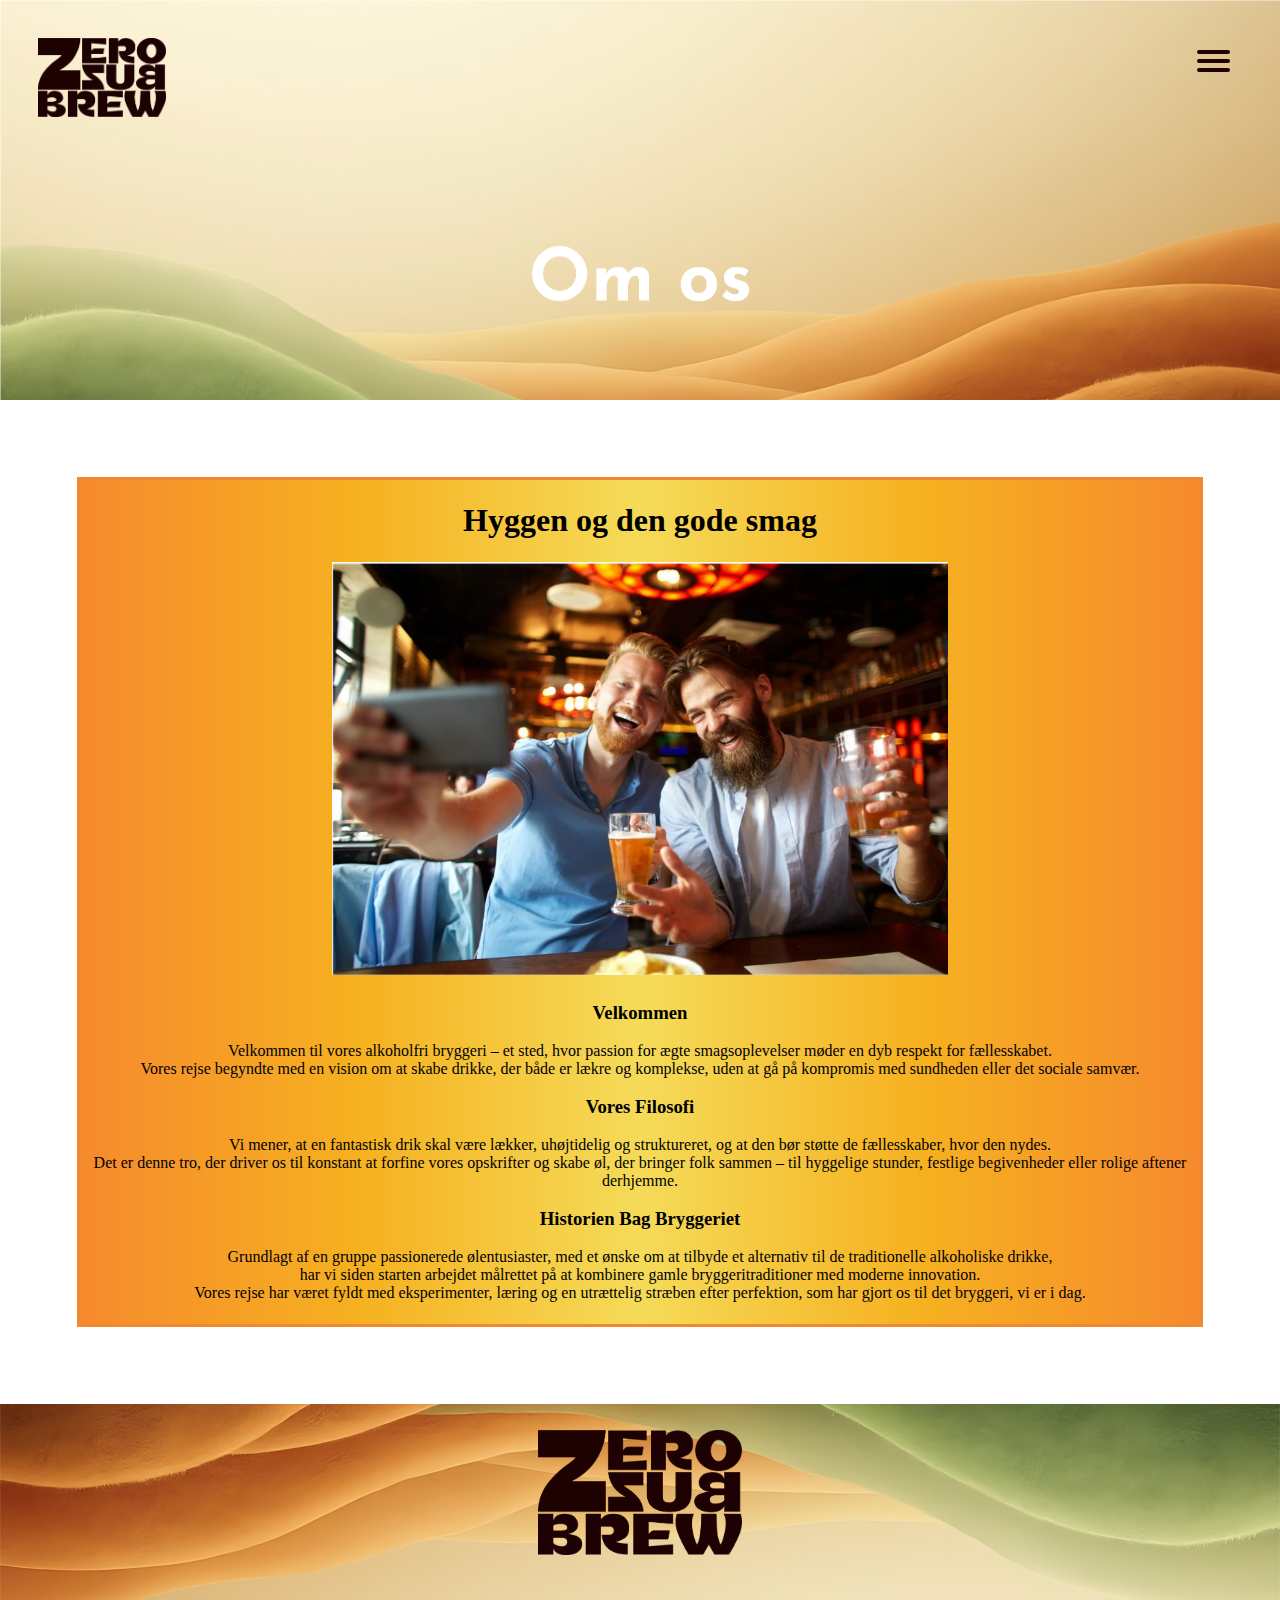
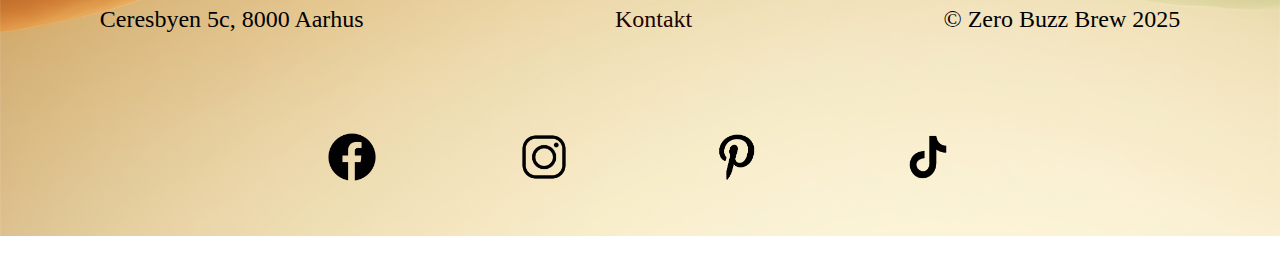
<file: Undersider/omos.html>
<!DOCTYPE html>
<html lang="en">
<head>
    <meta charset="UTF-8">
    <meta name="viewport" content="width=device-width, initial-scale=1.0">
    <title>Zero Buzz Brew | Om os</title>

    <link rel="icon" type="image/x-icon" href="img/zbb-logo.webp">
    <link rel="stylesheet" href="../css/css.css">
    <link rel="stylesheet" href="../css/omos.css">

</head>

<body>
    <header>
        <article id="logoboks">
            <a href="../index.html"> <img src="../img/zbb-logo.webp" alt="logo" id="logo"></a>
        </article>
        
        <nav role="navigation">
            <div id="menuToggle">
                <!--gemt checkbox-->
                <input type="checkbox" id="menuCheckbox" />
                  
                <!-- cosplaying hamburgermenu-->
                <span></span>
                <span></span>
                <span></span>
                  
                <ul id="menu">
                    <li>
                        <a href="./shop.html">Shop</a>
                    </li>
                    <li>
                        <a href="./dinøl.html">Find din øl</a>
                    </li>
                    <li>
                        <a href="./omos.html">Om os</a>
                    </li>
                    <li>
                        <a href="./øl.html">Øl</a>
                    </li>
                    <li>
                        <a href="./profil.html">Profil</a>
                    </li>
                </ul>
            </div>
        </nav>


    </header>  

    <main>
        <h1>Hyggen og den gode smag</h1>

        <img src="../img/selfie.jpg" alt="selfie" id="selfie">

        <p>
            <h3>Velkommen</h3> <br>
            Velkommen til vores alkoholfri bryggeri – et sted, 
            hvor passion for ægte smagsoplevelser møder en dyb respekt for fællesskabet. <br>
            Vores rejse begyndte med en vision om at skabe drikke, der både er lækre og komplekse, 
            uden at gå på kompromis med sundheden eller det sociale samvær. <br>
            <br>

            <h3>Vores Filosofi</h3> <br>
            Vi mener, at en fantastisk drik skal være lækker, 
            uhøjtidelig og struktureret, og at den bør støtte de fællesskaber, hvor den nydes. <br>
            Det er denne tro, der driver os til konstant at forfine vores opskrifter og skabe øl, 
            der bringer folk sammen – til hyggelige stunder, festlige begivenheder eller rolige aftener derhjemme. <br>
            <br>

            <h3>Historien Bag Bryggeriet</h3> <br>
            Grundlagt af en gruppe passionerede ølentusiaster, 
            med et ønske om at tilbyde et alternativ til de traditionelle alkoholiske drikke, <br> 
            har vi siden starten arbejdet målrettet på at kombinere gamle bryggeritraditioner med moderne innovation. <br>
            Vores rejse har været fyldt med eksperimenter, læring og en utrættelig stræben efter perfektion, 
            som har gjort os til det bryggeri, vi er i dag.
        </p>
    </main>

    <footer>
        <a href="../index.html"> <img src="../img/zbb-logo.webp" alt="logo" id="flogo"> </a>

        <div class="info">
            <p>Ceresbyen 5c, 8000 Aarhus</p>
            <p class="email"><a target="_blank" href="mailto:kontakt@zerobuzzbrew.dk">Kontakt</a></p> 
            <p>© Zero Buzz Brew 2025</p>
        </div>
        <div class="some">
            <a target="_blank" href="#"> 
                <img src="../img/facebook.webp" alt="facebook" id="facebook"> 
            </a>
    
            <a target="_blank" href="#"> 
                <img src="../img/instagram.webp" alt="instagram" i="instagram"> 
            </a>

            <a target="_blank" href="#"> 
                <img src="../img/pinterest.webp" alt="pinterest" i="pinterest"> 
            </a>

            <a target="_blank" href="#"> 
                <img src="../img/tiktok.webp" alt="tiktok" class="tiktok"> 
            </a>
        </div>
    </footer>
    
</body>
</html>
</file>
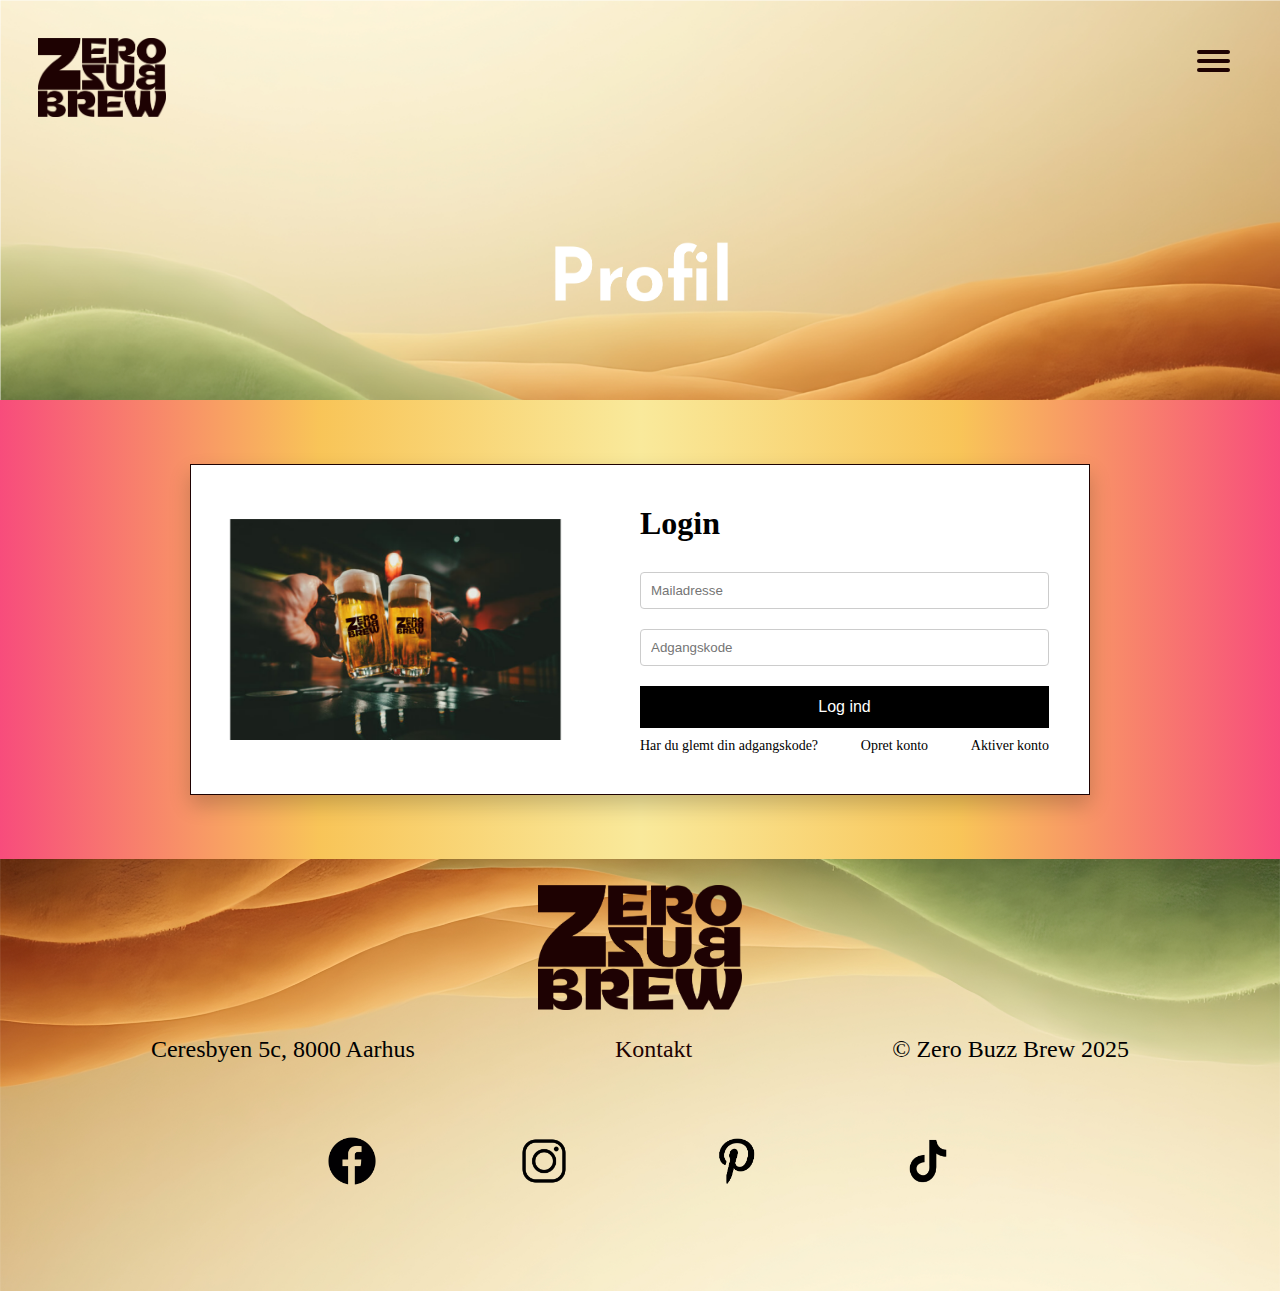
<file: Undersider/profil.html>
<!DOCTYPE html>
<html lang="da">
<head>
    <meta charset="UTF-8">
    <meta name="viewport" content="width=device-width, initial-scale=1.0">
    <title>Zero Buzz Brew | Profil</title>

    <link rel="icon" type="image/x-icon" href="img/zbb-logo.webp">
    <link rel="stylesheet" href="../css/css.css">
    <link rel="stylesheet" href="../css/profil.css">

</head>

<body>
    <header>

    
        <article id="logoboks">
            <a href="../index.html"> <img src="../img/zbb-logo.webp" alt="logo" id="logo"></a>
        </article>
        

        <nav>
            <div id="menuToggle">
                <!-- Gemt checkbox til hamburgermenu -->
                <input type="checkbox" id="menuCheckbox">
                
                <label for="menuCheckbox">
                    <span></span>
                    <span></span>
                    <span></span>
                </label>
        
                <ul id="menu">
                    <li><a href="./Undersider/shop.html">Shop</a></li>
                    <li><a href="./Undersider/dinøl.html">Find din øl</a></li>
                    <li><a href="./Undersider/omos.html">Om os</a></li>
                    <li><a href="./Undersider/øl.html">Øl</a></li>
                    <li><a href="./Undersider/profil.html">Profil</a></li>
                </ul>
            </div>
        </nav>
    
                
    </header>  

<main>
    <article class="gradientsection">      
        <div class="container">
            <div class="image-section">
                <img src="../img/skål.webp" alt="Ølskål med Zero Sub Brew logo">
            </div>
            <div class="login-section">
                <h1>Login</h1>
                <form>
                    <input type="email" placeholder="Mailadresse" required>
                    <input type="password" placeholder="Adgangskode" required>
                    <button class="login-button" onclick="window.location.href='./profil2.html'">Log ind</button>
                </form>
                <div class="links">
                    <a href="#">Har du glemt din adgangskode?</a>
                    <a href="#">Opret konto</a>
                    <a href="#">Aktiver konto</a>
                </div>
            </div>
        </div>

    </article>
</main>

    <footer>
        <a href="../index.html"> <img src="../img/zbb-logo.webp" alt="logo" id="flogo"> </a>

        <div class="info">
            <p>Ceresbyen 5c, 8000 Aarhus</p>
            <p class="email"><a target="_blank" href="mailto:kontakt@zerobuzzbrew.dk">Kontakt</a></p> 
            <p>© Zero Buzz Brew 2025</p>
        </div>
        <div class="some">
            <a target="_blank" href="#"> 
                <img src="../img/facebook.webp" alt="facebook" id="facebook"> 
            </a>
    
            <a target="_blank" href="#"> 
                <img src="../img/instagram.webp" alt="instagram" i="instagram"> 
            </a>

            <a target="_blank" href="#"> 
                <img src="../img/pinterest.webp" alt="pinterest" i="pinterest"> 
            </a>

            <a target="_blank" href="#"> 
                <img src="../img/tiktok.webp" alt="tiktok" class="tiktok"> 
            </a>
        </div>
    </footer>
    
</body>
</html>
</file>
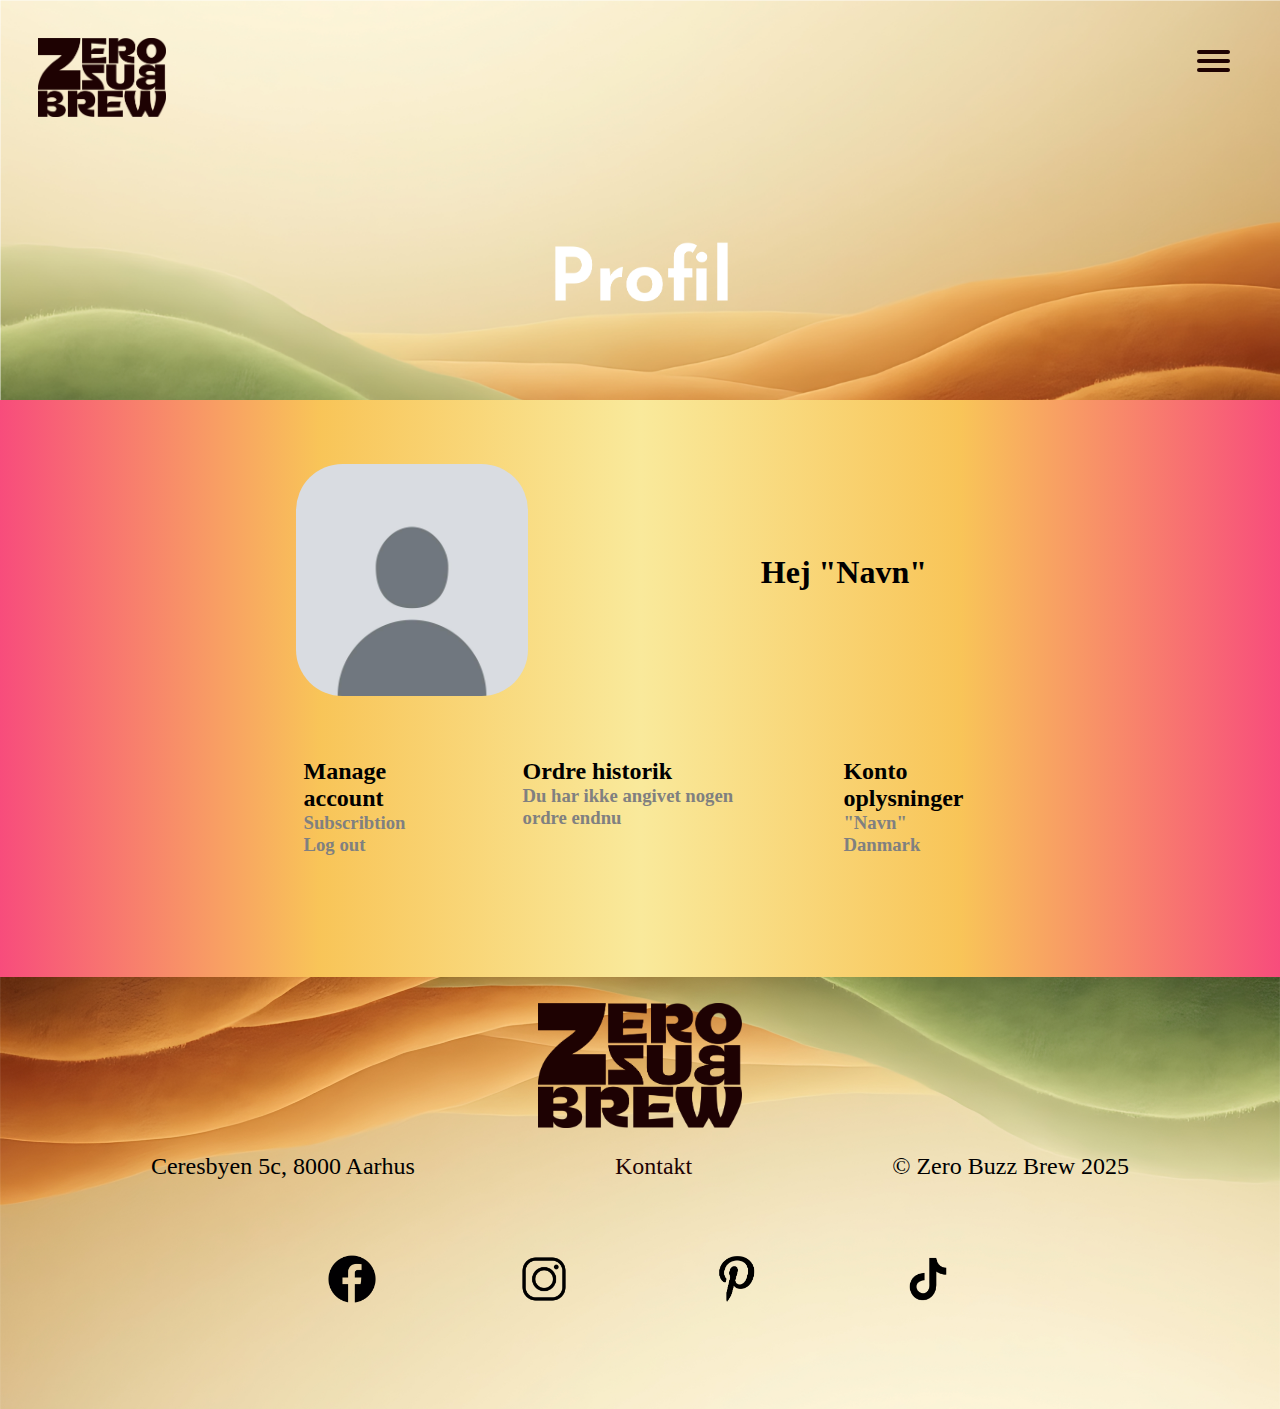
<file: Undersider/profil2.html>
<!DOCTYPE html>
<html lang="da">
<head>
    <meta charset="UTF-8">
    <meta name="viewport" content="width=device-width, initial-scale=1.0">
    <title>Zero Buzz Brew | Profil</title>

    <link rel="icon" type="image/x-icon" href="img/zbb-logo.webp">
    <link rel="stylesheet" href="../css/css.css">
    <link rel="stylesheet" href="../css/profil.css">

</head>

<body>
    <header>

    
        <article id="logoboks">
            <a href="../index.html"> <img src="../img/zbb-logo.webp" alt="logo" id="logo"></a>
        </article>
        


        <nav>
            <div id="menuToggle">
                <!-- Gemt checkbox til hamburgermenu -->
                <input type="checkbox" id="menuCheckbox">
                
                <label for="menuCheckbox">
                    <span></span>
                    <span></span>
                    <span></span>
                </label>
        
                <ul id="menu">
                    <li><a href="./Undersider/shop.html">Shop</a></li>
                    <li><a href="./Undersider/dinøl.html">Find din øl</a></li>
                    <li><a href="./Undersider/omos.html">Om os</a></li>
                    <li><a href="./Undersider/øl.html">Øl</a></li>
                    <li><a href="./Undersider/profil.html">Profil</a></li>
                </ul>
            </div>
        </nav>
    
                
    </header>  

<main>
    <article class="gradientsection2">  
        <div id="profall">
            <div id="prof">
                <div class="profilbillede">
                    <img src="../img/avatar.jpg" alt="profilbillde" class="profilbillede">
                </div>
                <div><h1 class="hej">Hej "Navn"</h1></div>
            </div>

            <div id="profinfo">
                <div class="pro">
                    <h2>Manage account</h2>
                    <h3>Subscribtion</h3>
                    <h3>Log out</h3>
                </div>
                <div class="pro">
                    <h2>Ordre historik</h2>
                    <h3>Du har ikke angivet nogen ordre endnu</h3>
                </div>
                <div class="pro">
                    <h2>Konto oplysninger</h2>
                    <h3>"Navn"</h3>
                    <h3>Danmark</h3>
                </div>
            </div>
        </div>
    </article>
</main>

    <footer>
        <a href="../index.html"> <img src="../img/zbb-logo.webp" alt="logo" id="flogo"> </a>

        <div class="info">
            <p>Ceresbyen 5c, 8000 Aarhus</p>
            <p class="email"><a target="_blank" href="mailto:kontakt@zerobuzzbrew.dk">Kontakt</a></p> 
            <p>© Zero Buzz Brew 2025</p>
        </div>
        <div class="some">
            <a target="_blank" href="#"> 
                <img src="../img/facebook.webp" alt="facebook" id="facebook"> 
            </a>
    
            <a target="_blank" href="#"> 
                <img src="../img/instagram.webp" alt="instagram" i="instagram"> 
            </a>

            <a target="_blank" href="#"> 
                <img src="../img/pinterest.webp" alt="pinterest" i="pinterest"> 
            </a>

            <a target="_blank" href="#"> 
                <img src="../img/tiktok.webp" alt="tiktok" class="tiktok"> 
            </a>
        </div>
    </footer>
    
</body>
</html>
</file>
<file: css/css.css>
/* Fonts */
@import url('https://fonts.googleapis.com/css2?family=Bebas+Neue&display=swap');

*{
    margin: 0;
    padding: 0;
    box-sizing: border-box;
}

.bebas-neue-regular {
    font-family: "Bebas Neue", sans-serif;
    font-weight: 400;
    font-style: normal;
  }

:root{
    --hvid: #ffffff;
    --lys: #f7e3cc;
    --lysbeige: #fad6ad;
    --beige: #f5b060;
    --orange: #f18931;
    --rød: #743006;
    --rose: #ae3131;
    --rosalight: #b54444;
    --sort: #1e0202;
}

body {
    background: var(--hvid);
    margin: 0;
    padding: 0;
}

header {
    background: url("../img/forside.webp");
    background-repeat: no-repeat; 
    background-size: 100%;
    height: 50rem;
    width: auto;
    
    display: flex;
    flex-direction: row;
}

#logo {
    width: 10%;
    height: auto;
    margin: 3%;
}


/* Menu start */
  
#menuToggle {
    display: block;
    position: fixed;
    top: 50px;
    right: 50px;
    
    z-index: 1; /* rækkefølge ting tages i */
    
    -webkit-user-select: none;
    user-select: none;
}
  
  #menuToggle a
  {
    text-decoration: none;
    color: var(--sort);
    
    transition: color 0.3s ease;
  }
  
  #menuToggle a:hover
  {
    color: var(--rose);
  }
  
  #menuToggle input {
    display: block;
    width: 40px;
    height: 32px;
    position: absolute;
    top: -7px;
    left: -5px;
    
    cursor: pointer;
    
    opacity: 0; /* gemmer boks */
    z-index: 2; /* placere ovenpå hamburger*/
    
    -webkit-touch-callout: none;
  }
  
  #menuToggle span {
    display: block;
    width: 33px;
    height: 4px;
    margin-bottom: 5px;
    position: relative;
    
    background: var(--sort); /*hamburger farve*/
    border-radius: 3px;
    
    z-index: 1;
    
    transform-origin: 4px 0px;
    
    transition: transform 0.5s cubic-bezier(0.77,0.2,0.05,1.0),
                background 0.5s cubic-bezier(0.77,0.2,0.05,1.0),
                opacity 0.55s ease;
  }
  
  #menuToggle span:first-child {
    transform-origin: 0% 0%;
  }
  
  #menuToggle span:nth-last-child(2) {
    transform-origin: 0% 100%;
  }
  
  /*hamburger bliver til kryds*/
  #menuToggle input:checked ~ span {
    opacity: 1;
    transform: rotate(45deg) translate(-2px, -1px);
    background: var(--sort);
  }
  
  /*middter pind bliver gemt */
  #menuToggle input:checked ~ span:nth-last-child(3) {
    opacity: 0;
    transform: rotate(0deg) scale(0.2, 0.2);
  }
  
  /*sidste pind går modsat retning for at lave krydset*/
  #menuToggle input:checked ~ span:nth-last-child(2) {
    opacity: 1;
    transform: rotate(-45deg) translate(0, -1px);
  }
  
  /*absolut potitoneret top left*/
  
  #menu {
    position: absolute;
    max-width: 400px;
    width: 100vw;
    max-height: 100vh;
    margin: -100px 0 0 0;
    padding: 50px;
    padding-top: 125px;
    right: -100px;
    
    box-sizing: border-box;
    overflow-y: auto;
    background: var(--lys);
    list-style-type: none;
    
    -webkit-font-smoothing: antialiased;
    /* to stop flickering of text in safari */
    
    transform-origin: 0% 0%;
    transform: translate(100%, 0);
    
    transition: transform 0.5s cubic-bezier(0.77,0.2,0.05,1.0);
  }
  
  #menu li {
    padding: 10px 0;
    font-size: 22px;
  }
  
  #menu li label {
    cursor: pointer;
  }
  
  /*fade ind fra højre*/
  #menuToggle input:checked ~ ul {
    transform: none;
    opacity: 1;
  }

/* slut menu*/

#welcome, #mød {
    text-align: center;
}

#welcome h1, #mød h1{
    font-size: 100px;
    font-family: "bebas neue", sans-serif;
    margin-top: 70px;
}

#welcome p, #mød p {
    font-size: 30px;
    margin-top: 10px;
    margin-bottom: 70px;
}

.gradientsection{
    padding-bottom: 5%;
    display: flex;
    justify-content: center;
    gap: 100px;
    background: rgb(246,45,101);
    background: linear-gradient(90deg, rgba(246,45,101,1) 0%, rgba(246,177,32,1) 25%, rgba(245,238,89,1) 50%, rgba(246,177,32,1) 75%, rgba(246,45,101,1) 100%);
}

.øl {
    display: flex;
    flex-direction: column; /* Lægger billedet og teksten vertikalt */
    align-items: center; /* Centrerer elementerne horisontalt */
    margin: 20px; /* Tilføj lidt afstand mellem hver øl */
    font-family: "bebas neue", sans-serif;
}

.gradientsection p{
    font-size: 50px;
    color: var(--sort); /* Vælg ønsket tekstfarve */
    padding-top: 1%;
}



footer {
    background: url("../img/footerbillede.webp");
    background-repeat: no-repeat; 
    background-size: cover; /* Dækker hele containeren */
    height: 27rem;
    width: 100%; /* Sørger for, at footer strækker sig over hele skærmens bredde */
}

#flogo {
    display: block;
    width: 20%;
    height: auto;
    margin-left: auto;
    margin-right: auto;
    padding: 2%;

}

footer .info{
    font-size: 1.5rem;
    display: flex;
    justify-content: center;
    align-items: center;
    gap: 200px;
}

.email a {
    text-decoration: none; /* Fjerner understregningen */
    color: var(--sort);
}

.some {
    display: flex;
    align-items: center;
    justify-content: center;
}

.some img {
    width: 12rem;  /* Juster størrelsen af billederne */
    height: auto; /* Bevarer aspect ratio */

}
</file>
<file: css/omos.css>
header {
    background: url("../img/navbarbilleder/Omos.webp");
    background-repeat: no-repeat; 
    background-size: 100%;
    height: 25rem;
    width: auto;
}


main {
    text-align: center;
    border-style: solid;
    border-color: var(--orange);
    margin: 6%;

    background: rgb(246,138,45);
    background: linear-gradient(90deg, rgba(246,138,45,1) 0%, rgba(246,177,32,1) 25%, rgba(245,219,89,1) 50%, rgba(246,177,32,1) 75%, rgba(246,138,45,1) 100%);
}

main:hover {
    background: rgb(246,138,45);
    background: linear-gradient(90deg, rgba(246,138,45,0.5954714649531687) 0%, rgba(246,177,32,0.6) 25%, rgba(245,219,89,0.6) 50%, rgba(246,177,32,0.6) 75%, rgba(246,138,45,0.6) 100%);

}

#selfie {
    width: 55%;
    height: auto;
}

p,
h1 {
    margin: 2%;
}
</file>
<file: css/profil.css>
header {
    background: url("../img/navbarbilleder/profil.webp");
    background-repeat: no-repeat; 
    background-size: 100%;
    height: 25rem;
    width: auto;
    
    display: flex;
    flex-direction: row;
}



.gradientsection{
    padding-bottom: 5%;
    padding-top: 5%;
    display: flex;
    justify-content: center;
    gap: 100px;
    background: rgb(246,45,101);
    background: linear-gradient(90deg, rgba(246,45,101,0.85) 0%, rgba(246,177,32,0.75) 25%, rgba(245,219,89,0.6) 50%, rgba(246,177,32,0.75) 75%, rgba(246,45,101,0.85) 100%);
}

/* Hovedcontainer */
.container {
    display: flex;
    max-width: 900px;
    background: var(--hvid);
    box-shadow: 0 10px 20px rgba(0, 0, 0, 0.2);
    border: 1px solid var(--sort);
}

/* Billede-sektionen */
.image-section {
    flex: 1;
}

.image-section img {
    width: 100%;
    height: 100%;
    object-fit: cover;
}


/* Login-sektionen */
.login-section {
    flex: 1;
    padding: 40px;
    display: flex;
    flex-direction: column;
    justify-content: center;
}

.login-button{
    text-decoration: none;
    color: var(--hvid);
}

h1 {
    font-size: 32px;
    margin-bottom: 20px;
}

/* Inputfelter */
input {
    width: 100%;
    padding: 10px;
    margin: 10px 0;
    border: 1px solid #ccc;
    border-radius: 4px;
}

/* Login-knap */
button {
    width: 100%;
    padding: 12px;
    background: black;
    color: white;
    border: none;
    cursor: pointer;
    font-size: 16px;
    margin-top: 10px;
}

button:hover {
    background: #444;
}

/* Links */
.links {
    display: flex;
    justify-content: space-between;
    margin-top: 10px;
}

.links a {
    color: black;
    text-decoration: none;
    font-size: 14px;
}

.links a:hover {
    text-decoration: underline;
}


/*profil efter login*/
.gradientsection2{
    padding-bottom: 5%;
    padding-top: 5%;
    display: flex;
    justify-content: center;
    background: rgb(246,45,101);
    background: linear-gradient(90deg, rgba(246,45,101,0.85) 0%, rgba(246,177,32,0.75) 25%, rgba(245,219,89,0.6) 50%, rgba(246,177,32,0.75) 75%, rgba(246,45,101,0.85) 100%);
}

#profall {
    display: flex;
    flex-direction: column;
}

#prof {
    display: flex;
    flex-direction: row;
    align-items: center; /* Centrerer indholdet vertikalt */
    justify-content: center;
    padding-right: 30%;
    padding-left: 20%;
}

.profilbillede img {
    height: auto;
    width: 50%; /* Juster bredden som ønsket */
    border-radius: 20%; /* Gør billede rundt */
    margin-left: auto;
    margin-right: auto;
}

.hej {
    text-align: left;
    width: 300%;
}

#profinfo {
    display: flex;
    flex-direction: row;
    margin-left: auto;
    margin-right: auto;
    padding: 5%;
    gap: 15%;
}

#pro{
    display: block;
    flex-direction: column;
    margin: 25%;
}

h3{
    color: grey;
}
</file>
